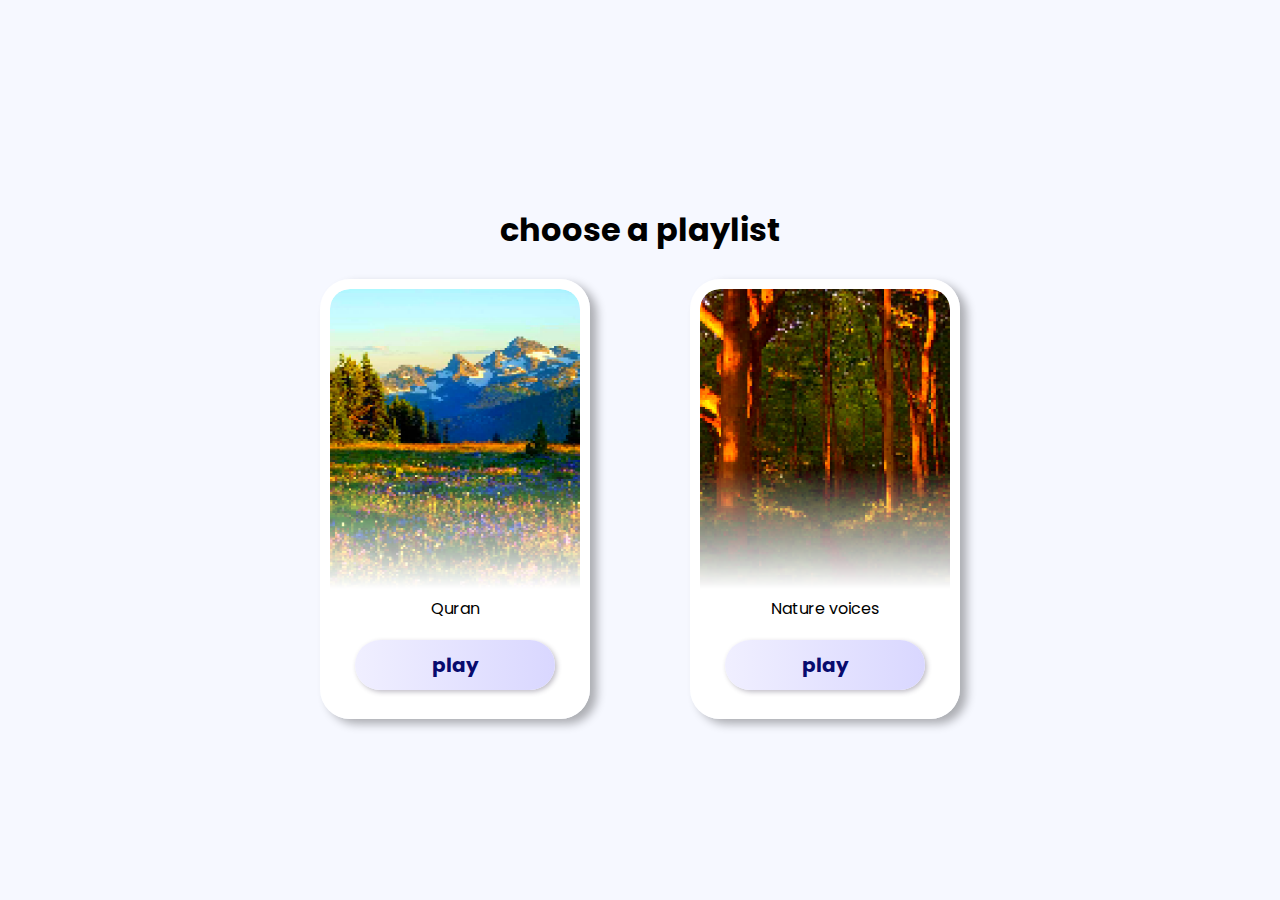
<file: index.html>
<!DOCTYPE html>
<html lang="en">
<head>
    <meta charset="UTF-8">
    <meta name="viewport" content="width=device-width, initial-scale=1.0">
    <title>audio player</title>
    <link rel="stylesheet" href="style.css">
    <link href="https://fonts.googleapis.com/css2?family=Poppins:wght@300;400;600&display=swap" rel="stylesheet">
</head>
<body>
    
    <div class="container1">
    <h1>choose a playlist</h1>
    <div class="container">
    <div class="first">
        <img src="images\one.jpg" class="img_1" width="250" height="300">
        <br>
        Quran
        <center>
            <h3>
                <a href="first.html">
                    <button>
                        <strong>
                            play
                        </strong>
                    </button>
                </a>
            </h3>
        </center>
        
    </div>
    <div class="second">
        <img src="images\seven.jpg" class="img_1" width="250" height="300">
        <br>
        Nature voices
        <center>
            <h3>
                <a href="second.html">
                    <button>
                        <strong>
                            play
                        </strong>
                    </button>
                </a>
            </h3>
        </center>
    </div>
    </div>
    </div>
</body>
</html>
</file>
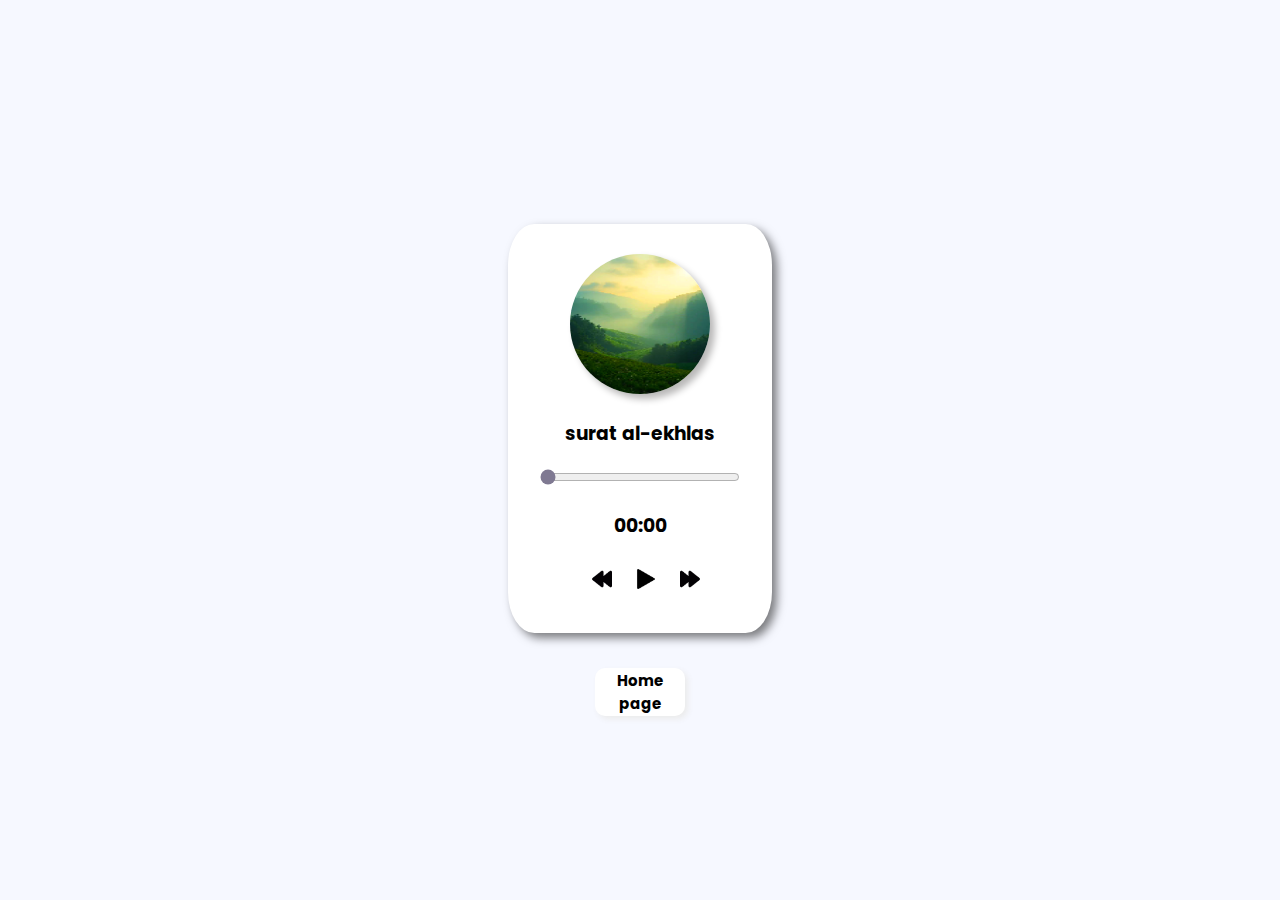
<file: first.html>
<!DOCTYPE html>
<html lang="en">
<head>
    <meta charset="UTF-8">
    <meta name="viewport" content="width=device-width, initial-scale=1.0">
    <title>Quran</title>
    <link rel="stylesheet" href="style1.css">
    <link href="https://fonts.googleapis.com/css2?family=Poppins:wght@300;400;600&display=swap" rel="stylesheet">

</head>
<body>
    <div class="cntr1">
    <br><br>
    <div class="container">
        <img src="images\eight.jpg" id="img_1" width="250" height="200">
        <audio src="sounds\al-ekhlas.mp3" id="audio"></audio>
        <br>
        <h3 id="title">surat al-ekhlas</h3>
        <input type="range" id="progress" value="0" > 
        <h3 id="time">00:00</h3>
        <div class="btns">
            <button id="prev" class="click"><img src="prev.jpg" width="20px" id="prev_img"></button>
            <button id="play" class="click" onclick="audio_play()"><img src="pause.jpg" width="20px" id="play_img"></button>
            <button id="next" class="click"><img src="next.jpg" width="20px" id="next_img"></button>
        </div>
    </div>
    <br>
    <div>
        <a href="index.html">
            <button class="home">
                <strong>
                    Home page
                </strong>
            </button>
        </a>
    </div>
    </div>
    
    <script src="first.js"></script>
</body>
</html>
</file>
<file: style.css>
.container{
    display: grid;
    grid-template-columns: repeat(2,1fr);
    gap: 100px;
}
body{
    display: flex;
    justify-content: center;
    align-items: center;
    text-align: center;
    height: 100vh;
    margin: 0;
    background-color:rgb(246, 248, 255);
    font-family: 'Poppins', sans-serif;
}
button{
    width: 150px;
    font-family: 'Poppins', sans-serif;
    border: none;
    width: 200px;
    height: 50px;
    border-radius: 40px;
    display: flex;
    justify-content: center;  
    align-items: center;     
    color: rgb(7, 11, 110);
    margin: 10px;
    background: linear-gradient(to left, #d9d7ff, rgb(240, 239, 255));
    box-shadow: 2px 2px 5px rgba(46, 38, 66, 0.3);
    font-size: 20px;
}
button:hover{
    background: linear-gradient(to left, #eeedff, rgb(249, 249, 255));
    color: #6b1dd1;
}
button:active{
    color: #8781ff;
    background:aliceblue;
}
.first,.second{
    background-color: rgb(255, 255, 255);
    padding: 10px;
    border-radius: 30px;
    box-shadow: 7px 5px 10px rgba(0, 0, 0, 0.3);
    background: linear-gradient(to left, #ffffff, rgb(255, 255, 255));
}
.img_1{
    border-top-left-radius: 20px;
    border-top-right-radius: 20px;
    border-bottom-left-radius: 0;
    border-bottom-right-radius: 0;
    -webkit-mask-image: linear-gradient(to bottom, black 60%, transparent 100%);
    mask-image: linear-gradient(to bottom, black 60%, transparent 100%);
    backdrop-filter: blur(20px);
}
h1{
    margin: 25px;
    font-family: 'Poppins', sans-serif;
}
a{
    text-decoration: none;
}
.container1{
    justify-content: center;
}
@media (max-width: 760px) {
    .container {
        display: grid;
        grid-template-columns: 1fr; 
        justify-items: center;
    }
    body {
        display: block; 
        padding: 20px; 
        height: auto;
        text-align: center;
    }
    .first,.second{
        padding: 10px;
        width:250px;
        margin-bottom: 30px;
    }


}
</file>
<file: style1.css>
body{
    display: flex;
    justify-content: center;
    align-items: center;
    text-align: center;
    height: 100vh;
    margin: 0;
    background-color:rgb(246, 248, 255);
    font-family: 'Poppins', sans-serif;
}
button{
    background: none;
    border: none;
    margin: 10px;
    width: 20px;
}
button:hover{
    transform: scale(0.9);
}
button:active{
    transform: scale(0.75);
}
.btns{
    margin-top: 10px;
}
#img_1{
    border-radius: 50%;
    width: 140px;
    height: 140px;
    box-shadow: 5px 5px 7px rgb(185, 184, 184);
}
#img_1:hover{
    opacity: 0.85;
}
.container{
    background-color: white;
    padding: 30px;
    border-radius: 10%;
    box-shadow: 5px 5px 10px rgb(0, 0, 0,0.5);
}
#progress{
    width: 200px;
    accent-color: rgb(127, 121, 146);
}
#title:hover{
    color: rgb(104, 104, 104);
}
.home{
    font-family: 'Poppins', sans-serif;
    font-size: 15px;
    background-color: rgb(255, 255, 255);
    width: 90px;
    border-radius: 10px;
    box-shadow: 3px 3px 6px rgb(235, 235, 235);
}
.home:hover{
    color: rgb(56, 56, 118);
    transform: scale(0.97);
    box-shadow: 3px 3px 6px rgb(183, 183, 183);
}
.home:active{
    color: rgb(92, 92, 181);
}
#time:hover{
    color: rgb(104, 104, 104);
}
</file>
